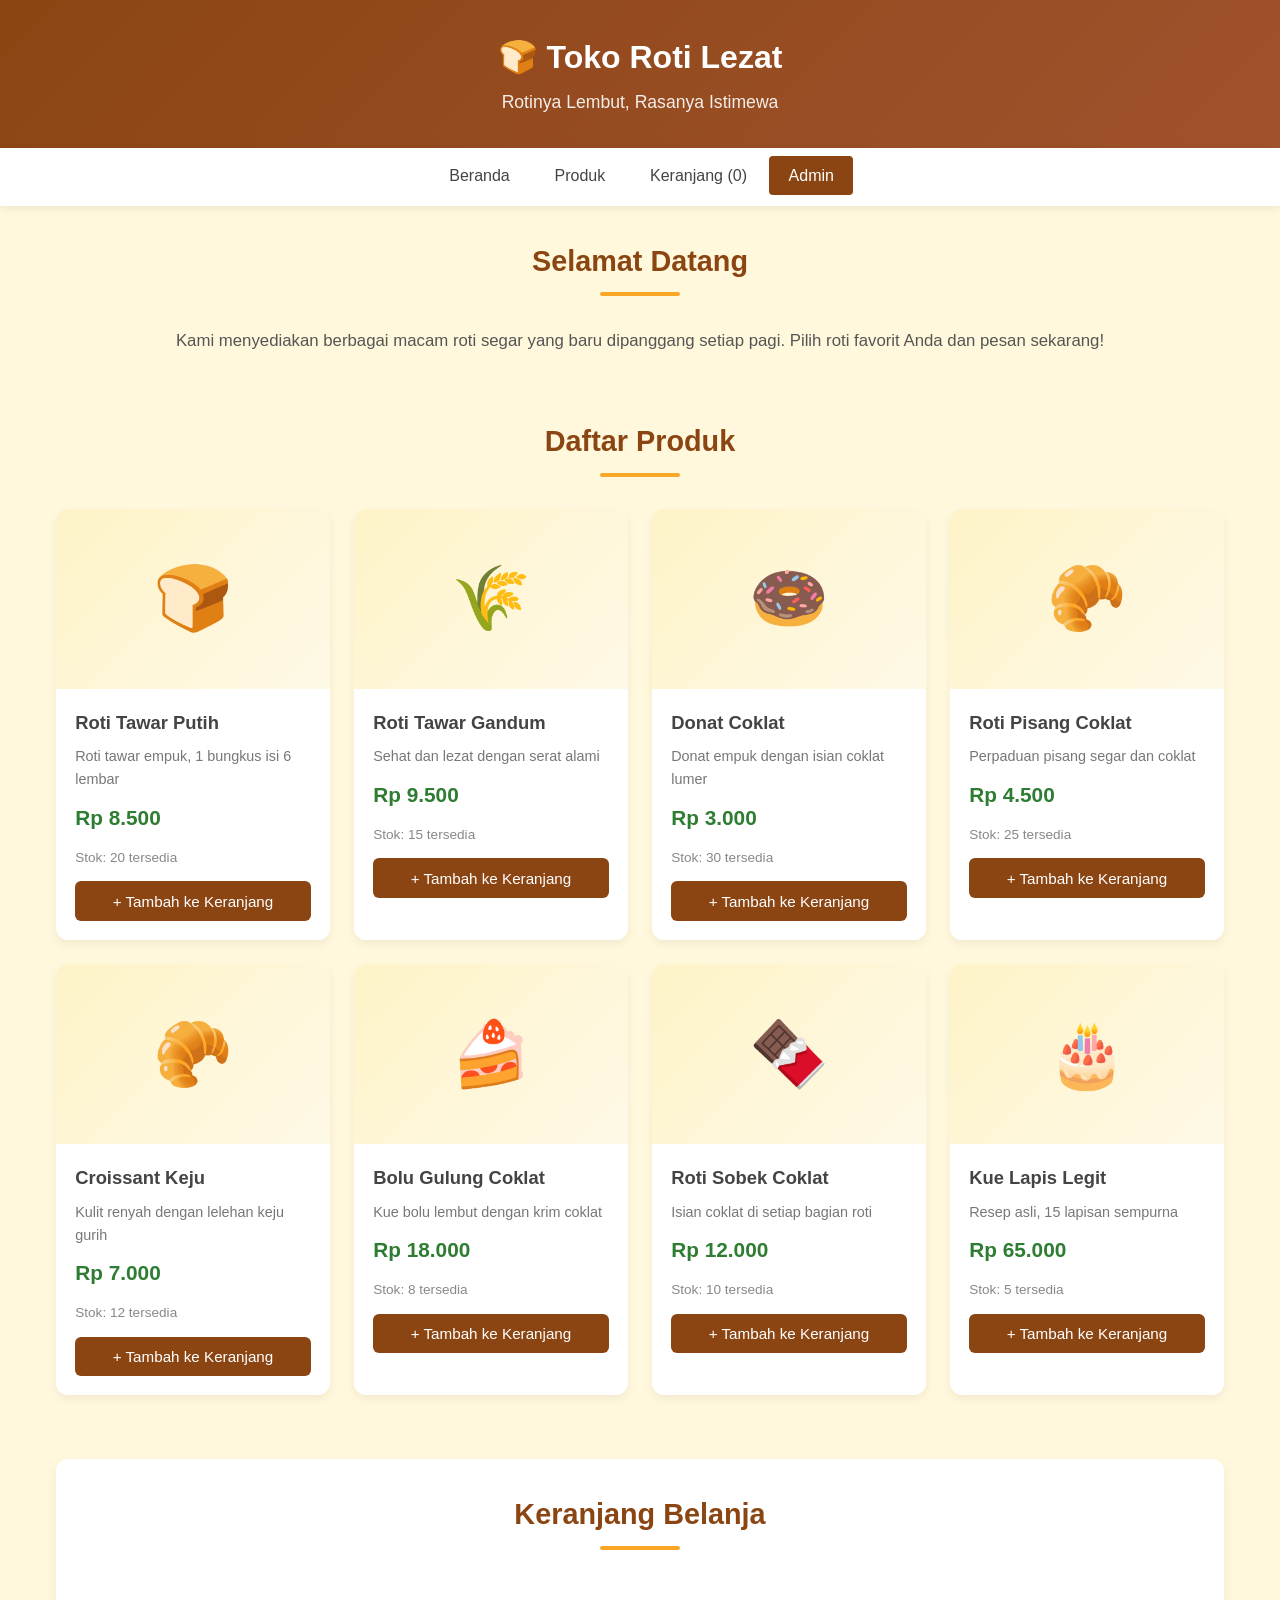
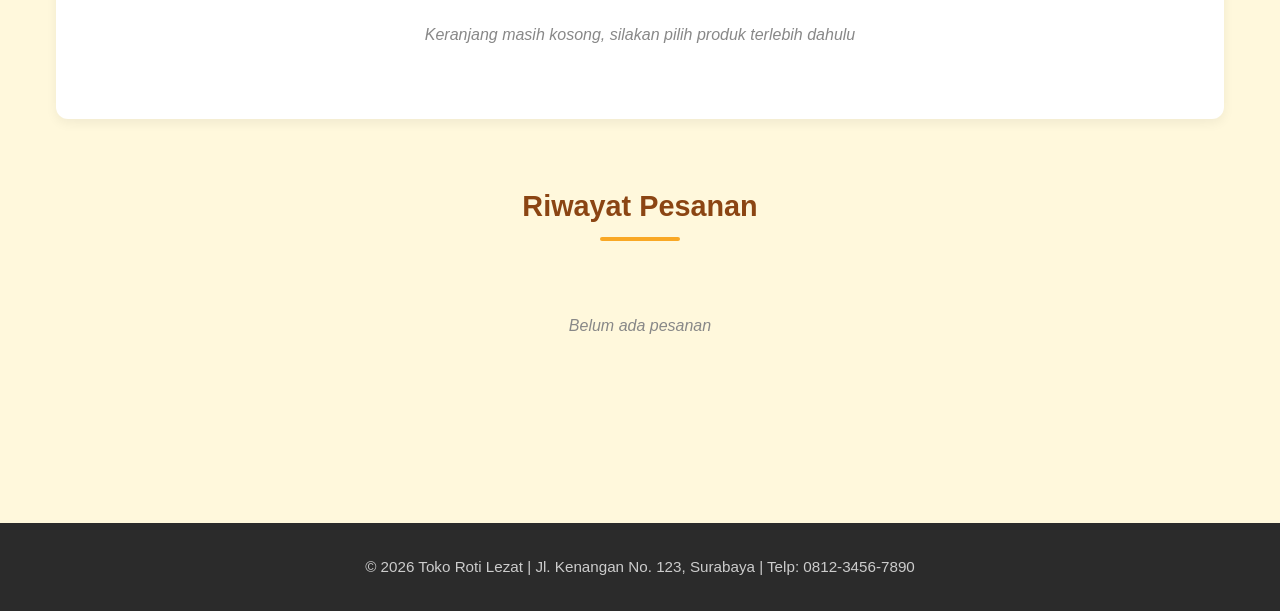
<file: index.html>
<!DOCTYPE html>
<html lang="id">
<head>
    <meta charset="UTF-8">
    <meta name="viewport" content="width=device-width, initial-scale=1.0">
    <title>Toko Roti Lezat — Katalog</title>
    <link rel="stylesheet" href="style.css">
    <link rel="manifest" href="manifest.json">
    <meta name="theme-color" content="#8B4513">
    <link rel="apple-touch-icon" href="icon-192.png">
    <link rel="icon" type="image/png" sizes="192x192" href="icon-192.png">
    <link rel="icon" type="image/png" sizes="512x512" href="icon-512.png">
</head>
<body>

<!-- ==== HEADER ==== -->
<header>
    <div class="header-inner">
        <h1>🍞 Toko Roti Lezat</h1>
        <p>Rotinya Lembut, Rasanya Istimewa</p>
    </div>
</header>

<!-- ==== NAVIGASI ==== -->
<nav>
    <ul>
        <li><a href="#beranda">Beranda</a></li>
        <li><a href="#produk">Produk</a></li>
        <li><a href="#keranjang" id="nav-keranjang">Keranjang (<span id="jumlah-keranjang">0</span>)</a></li>
        <li><a href="login.html" class="btn-login">Admin</a></li>
    </ul>
</nav>

<!-- ==== KONTEN UTAMA ==== -->
<main class="container">

    <!-- BERANDA -->
    <section id="beranda" class="section">
        <h2>Selamat Datang</h2>
        <p class="text-center">Kami menyediakan berbagai macam roti segar yang baru dipanggang setiap pagi. Pilih roti favorit Anda dan pesan sekarang!</p>
    </section>

    <!-- PRODUK -->
    <section id="produk" class="section">
        <h2>Daftar Produk</h2>
        <div class="produk-grid" id="daftar-produk"></div>
    </section>

    <!-- KERANJANG -->
    <section id="keranjang" class="section keranjang-section">
        <h2>Keranjang Belanja</h2>
        <div id="isi-keranjang">
            <p class="kosong">Keranjang masih kosong, silakan pilih produk terlebih dahulu</p>
        </div>
        <div class="total-bayar" id="total-bayar" style="display:none;">
            Total: Rp <span id="total-harga">0</span>
            <button class="btn-pesan" id="btn-checkout">Pesan Sekarang</button>
        </div>
    </section>

    <!-- DAFTAR PESANAN -->
    <section id="pesanan" class="section">
        <h2>Riwayat Pesanan</h2>
        <div id="daftar-pesanan">
            <p class="kosong">Belum ada pesanan</p>
        </div>
    </section>

</main>

<!-- ==== FOOTER ==== -->
<footer>
    <p>&copy; 2026 Toko Roti Lezat | Jl. Kenangan No. 123, Surabaya | Telp: 0812-3456-7890</p>
</footer>

<script src="script.js"></script>
</body>
</html>
</file>
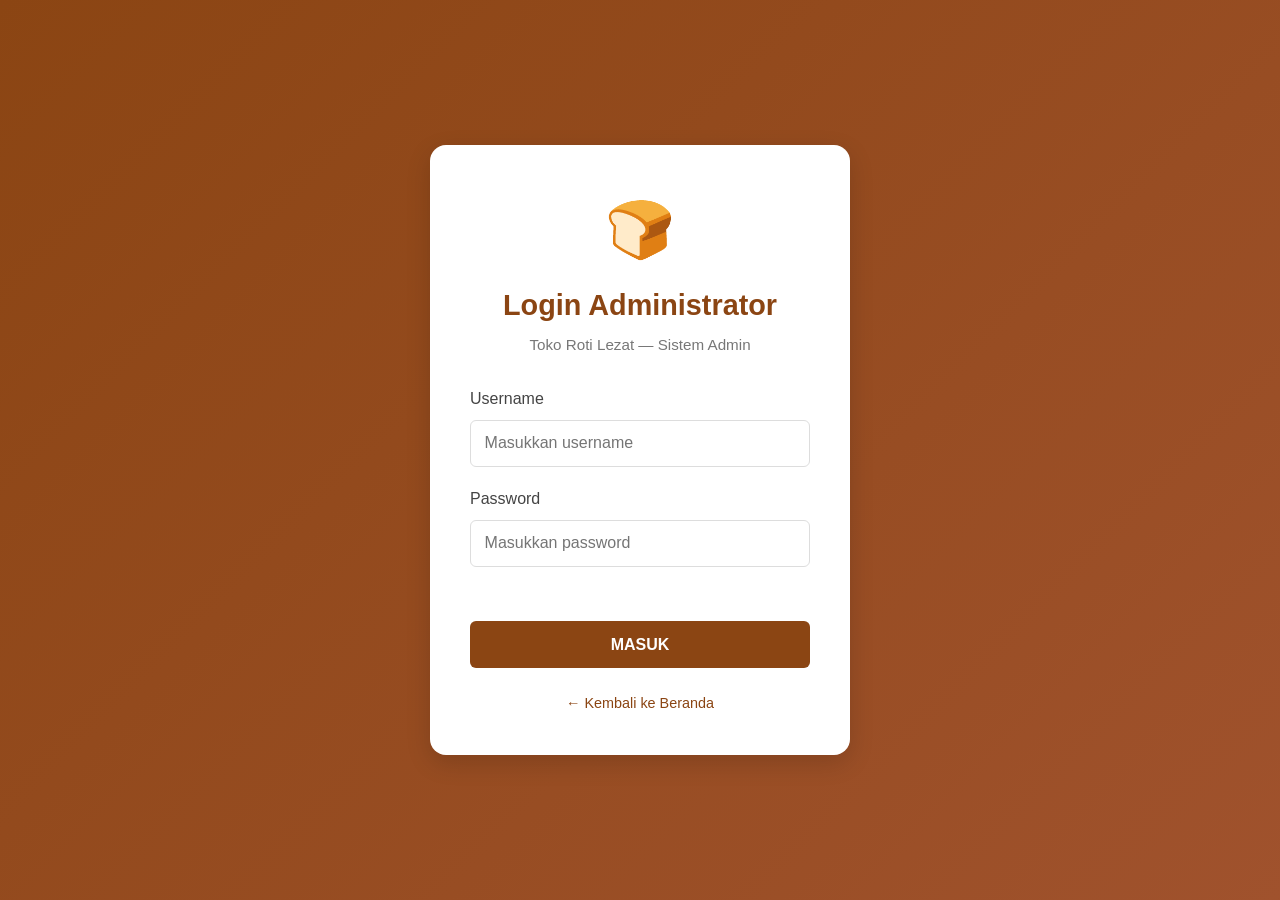
<file: login.html>
<!DOCTYPE html>
<html lang="id">
<head>
    <meta charset="UTF-8">
    <meta name="viewport" content="width=device-width, initial-scale=1.0">
    <title>Login Administrator — Toko Roti Lezat</title>
    <link rel="stylesheet" href="style.css">
    <link rel="manifest" href="manifest.json">
    <meta name="theme-color" content="#8B4513">
    <link rel="apple-touch-icon" href="icon-192.png">
    <link rel="icon" type="image/png" sizes="192x192" href="icon-192.png">
</head>
<body class="login-body">

<div class="login-wrapper">
    <div class="login-card">
        <div class="login-icon">🍞</div>
        <h2>Login Administrator</h2>
        <p class="sub-login">Toko Roti Lezat — Sistem Admin</p>
        
        <form id="form-login">
            <div class="form-group">
                <label>Username</label>
                <input type="text" id="username" placeholder="Masukkan username" required>
            </div>
            <div class="form-group">
                <label>Password</label>
                <input type="password" id="password" placeholder="Masukkan password" required>
            </div>
            <div class="pesan-error" id="pesan-error"></div>
            <button type="submit" class="btn-login-full">MASUK</button>
        </form>
        
        <p class="link-kembali"><a href="index.html">← Kembali ke Beranda</a></p>
    </div>
</div>

<script src="script.js"></script>
</body>
</html>
</file>
<file: style.css>
/* ==== RESET & VARIABEL ==== */
* {
    margin: 0;
    padding: 0;
    box-sizing: border-box;
    font-family: 'Segoe UI', Tahoma, Geneva, Verdana, sans-serif;
}

:root {
    --coklat: #8B4513;
    --coklat-muda: #D2B48C;
    --krem: #FFF8DC;
    --emas: #f9a825;
    --hijau: #2e7d32;
    --putih: #ffffff;
    --abu: #f9f9f9;
    --abu-gelap: #444444;
    --merah: #b71c1c;
}

body {
    background-color: var(--krem);
    color: var(--abu-gelap);
    line-height: 1.6;
}

body.login-body {
    background: linear-gradient(135deg, var(--coklat), #a0522d);
    min-height: 100vh;
    display: flex;
    align-items: center;
    justify-content: center;
    padding: 1rem;
}

/* ==== HEADER ==== */
header {
    background: linear-gradient(135deg, var(--coklat), #a0522d);
    color: var(--putih);
    text-align: center;
    padding: 2rem;
    box-shadow: 0 4px 12px rgba(0,0,0,0.15);
}

header h1 {
    font-size: 2rem;
    margin-bottom: 0.3rem;
}

header p {
    font-size: 1.1rem;
    opacity: 0.9;
}

/* ==== NAVIGASI ==== */
nav {
    background-color: var(--putih);
    position: sticky;
    top: 0;
    z-index: 100;
    box-shadow: 0 2px 8px rgba(0,0,0,0.08);
}

nav ul {
    list-style: none;
    display: flex;
    justify-content: center;
    flex-wrap: wrap;
}

nav a {
    display: block;
    padding: 0.9rem 1.4rem;
    text-decoration: none;
    color: var(--abu-gelap);
    font-weight: 500;
    transition: all 0.3s ease;
    border-bottom: 3px solid transparent;
}

nav a:hover, nav a.active {
    color: var(--coklat);
    border-bottom: 3px solid var(--emas);
}

.btn-login {
    background: var(--coklat);
    color: var(--putih) !important;
    border-radius: 4px;
    margin: 0.5rem 0;
    padding: 0.4rem 1.2rem;
    border-bottom: none;
}

.btn-login:hover {
    background: #6b3410;
    color: var(--putih) !important;
    border-bottom: none;
}

/* ==== KONTAINER ==== */
.container {
    max-width: 1200px;
    margin: 0 auto;
    padding: 2rem 1rem;
}

.section {
    margin-bottom: 4rem;
}

h2 {
    text-align: center;
    font-size: 1.8rem;
    color: var(--coklat);
    margin-bottom: 2rem;
    position: relative;
}

h2::after {
    content: '';
    display: block;
    width: 80px;
    height: 4px;
    background: var(--emas);
    margin: 0.5rem auto 0;
    border-radius: 2px;
}

.text-center {
    text-align: center;
    font-size: 1.05rem;
    color: #555;
}

/* ==== PRODUK GRID ==== */
.produk-grid {
    display: grid;
    grid-template-columns: repeat(auto-fill, minmax(260px, 1fr));
    gap: 1.5rem;
}

.produk-card {
    background: var(--putih);
    border-radius: 12px;
    overflow: hidden;
    box-shadow: 0 4px 10px rgba(0,0,0,0.06);
    transition: transform 0.3s ease;
}

.produk-card:hover {
    transform: translateY(-5px);
}

.produk-gambar {
    height: 180px;
    background: linear-gradient(135deg, #fef3c7, #fef9e7);
    display: flex;
    align-items: center;
    justify-content: center;
    font-size: 4rem;
}

.produk-info {
    padding: 1.2rem;
}

.produk-info h3 {
    font-size: 1.15rem;
    margin-bottom: 0.5rem;
    color: var(--abu-gelap);
}

.produk-desc {
    font-size: 0.9rem;
    color: #777;
    margin-bottom: 0.6rem;
}

.produk-harga {
    font-size: 1.3rem;
    font-weight: bold;
    color: var(--hijau);
    margin-bottom: 0.8rem;
}

.produk-stok {
    font-size: 0.85rem;
    color: #888;
    margin-bottom: 0.8rem;
}

.btn-tambah {
    width: 100%;
    background-color: var(--coklat);
    color: var(--putih);
    border: none;
    padding: 0.7rem;
    border-radius: 6px;
    font-size: 0.95rem;
    cursor: pointer;
    transition: background-color 0.3s ease;
}

.btn-tambah:hover {
    background: #6b3410;
}

.btn-tambah:disabled {
    background: #ccc;
    cursor: not-allowed;
}

/* ==== KERANJANG ==== */
.keranjang-section {
    background: var(--putih);
    border-radius: 12px;
    padding: 2rem;
    box-shadow: 0 4px 12px rgba(0,0,0,0.06);
}

.keranjang-item {
    display: flex;
    justify-content: space-between;
    align-items: center;
    padding: 1rem 0;
    border-bottom: 1px dashed #ddd;
    flex-wrap: wrap;
    gap: 0.5rem;
}

.keranjang-item:last-child {
    border-bottom: none;
}

.item-kiri {
    flex: 1;
    min-width: 150px;
}

.item-nama {
    font-weight: 600;
}

.item-harga {
    color: var(--hijau);
    font-size: 0.95rem;
}

.jumlah-kontrol {
    display: flex;
    align-items: center;
    border: 1px solid #ddd;
    border-radius: 4px;
    overflow: hidden;
    margin: 0 0.5rem;
}

.jumlah-kontrol button {
    background: #eee;
    border: none;
    width: 32px;
    height: 32px;
    cursor: pointer;
    font-weight: bold;
    color: #333;
}

.jumlah-kontrol button:hover {
    background: #ddd;
}

.jumlah-kontrol span {
    padding: 0 0.7rem;
    min-width: 30px;
    text-align: center;
    display: inline-block;
}

.btn-hapus {
    background: #ffebee;
    color: var(--merah);
    border: none;
    padding: 0.5rem 0.8rem;
    border-radius: 4px;
    cursor: pointer;
    font-size: 0.85rem;
}

.btn-hapus:hover {
    background: #ffcdd2;
}

.total-bayar {
    margin-top: 1.5rem;
    text-align: right;
    font-size: 1.5rem;
    font-weight: bold;
    color: var(--hijau);
}

.btn-pesan {
    margin-top: 1rem;
    background-color: var(--hijau);
    color: var(--putih);
    border: none;
    padding: 0.9rem 2rem;
    font-size: 1rem;
    border-radius: 6px;
    cursor: pointer;
    font-weight: bold;
    transition: background-color 0.3s ease;
}

.btn-pesan:hover {
    background: #266b2b;
}

.kosong {
    text-align: center;
    color: #888;
    padding: 2.5rem;
    font-style: italic;
}

/* ==== RIWAYAT PESANAN ==== */
.pesanan-card {
    background: var(--putih);
    border-radius: 8px;
    padding: 1.2rem;
    margin-bottom: 1rem;
    box-shadow: 0 2px 6px rgba(0,0,0,0.05);
}

.pesanan-header {
    display: flex;
    justify-content: space-between;
    margin-bottom: 0.5rem;
    flex-wrap: wrap;
}

.pesanan-id {
    font-weight: bold;
    color: var(--coklat);
}

.pesanan-tanggal {
    font-size: 0.9rem;
    color: #777;
}

.pesanan-status {
    display: inline-block;
    background: #e8f5e9;
    color: var(--hijau);
    padding: 0.2rem 0.6rem;
    border-radius: 12px;
    font-size: 0.85rem;
    font-weight: 500;
    margin: 0.5rem 0;
}

.pesanan-detail {
    font-size: 0.9rem;
    color: #555;
    border-top: 1px solid #eee;
    padding-top: 0.8rem;
}

/* ==== HALAMAN LOGIN ==== */
.login-wrapper {
    width: 100%;
    max-width: 420px;
}

.login-card {
    background: var(--putih);
    border-radius: 16px;
    padding: 2.5rem;
    box-shadow: 0 8px 24px rgba(0,0,0,0.15);
    text-align: center;
}

.login-icon {
    font-size: 3.5rem;
    margin-bottom: 0.5rem;
}

.login-card h2 {
    color: var(--coklat);
    margin-bottom: 0.3rem;
}

.login-card h2::after {
    display: none;
}

.sub-login {
    color: #777;
    margin-bottom: 1.8rem;
    font-size: 0.95rem;
}

.form-group {
    text-align: left;
    margin-bottom: 1.2rem;
}

.form-group label {
    display: block;
    margin-bottom: 0.5rem;
    font-weight: 500;
    color: #444;
}

.form-group input {
    width: 100%;
    padding: 0.85rem;
    border: 1px solid #ddd;
    border-radius: 6px;
    font-size: 1rem;
}

.form-group input:focus {
    outline: none;
    border-color: var(--coklat);
}

.pesan-error {
    color: var(--merah);
    margin-bottom: 1rem;
    font-size: 0.9rem;
    min-height: 1.2rem;
}

.btn-login-full {
    width: 100%;
    background: var(--coklat);
    color: var(--putih);
    border: none;
    padding: 0.9rem;
    border-radius: 6px;
    font-size: 1rem;
    font-weight: bold;
    cursor: pointer;
    transition: background 0.3s ease;
}

.btn-login-full:hover {
    background: #6b3410;
}

.link-kembali {
    margin-top: 1.5rem;
    font-size: 0.9rem;
}

.link-kembali a {
    color: var(--coklat);
    text-decoration: none;
}

.link-kembali a:hover {
    text-decoration: underline;
}

/* ==== FOOTER ==== */
footer {
    background-color: #2b2b2b;
    color: #ccc;
    text-align: center;
    padding: 2rem;
    margin-top: 3rem;
    font-size: 0.95rem;
}

/* ==== RESPONSIVE ==== */
@media (max-width: 768px) {
    header h1 { font-size: 1.5rem; }
    nav a { padding: 0.7rem 0.9rem; font-size: 0.9rem; }
    .produk-grid { grid-template-columns: repeat(auto-fill, minmax(200px, 1fr)); }
    .login-card { padding: 1.8rem; }
}

@media (max-width: 480px) {
    .produk-grid { grid-template-columns: 1fr; }
    .keranjang-item { flex-direction: column; align
</file>
